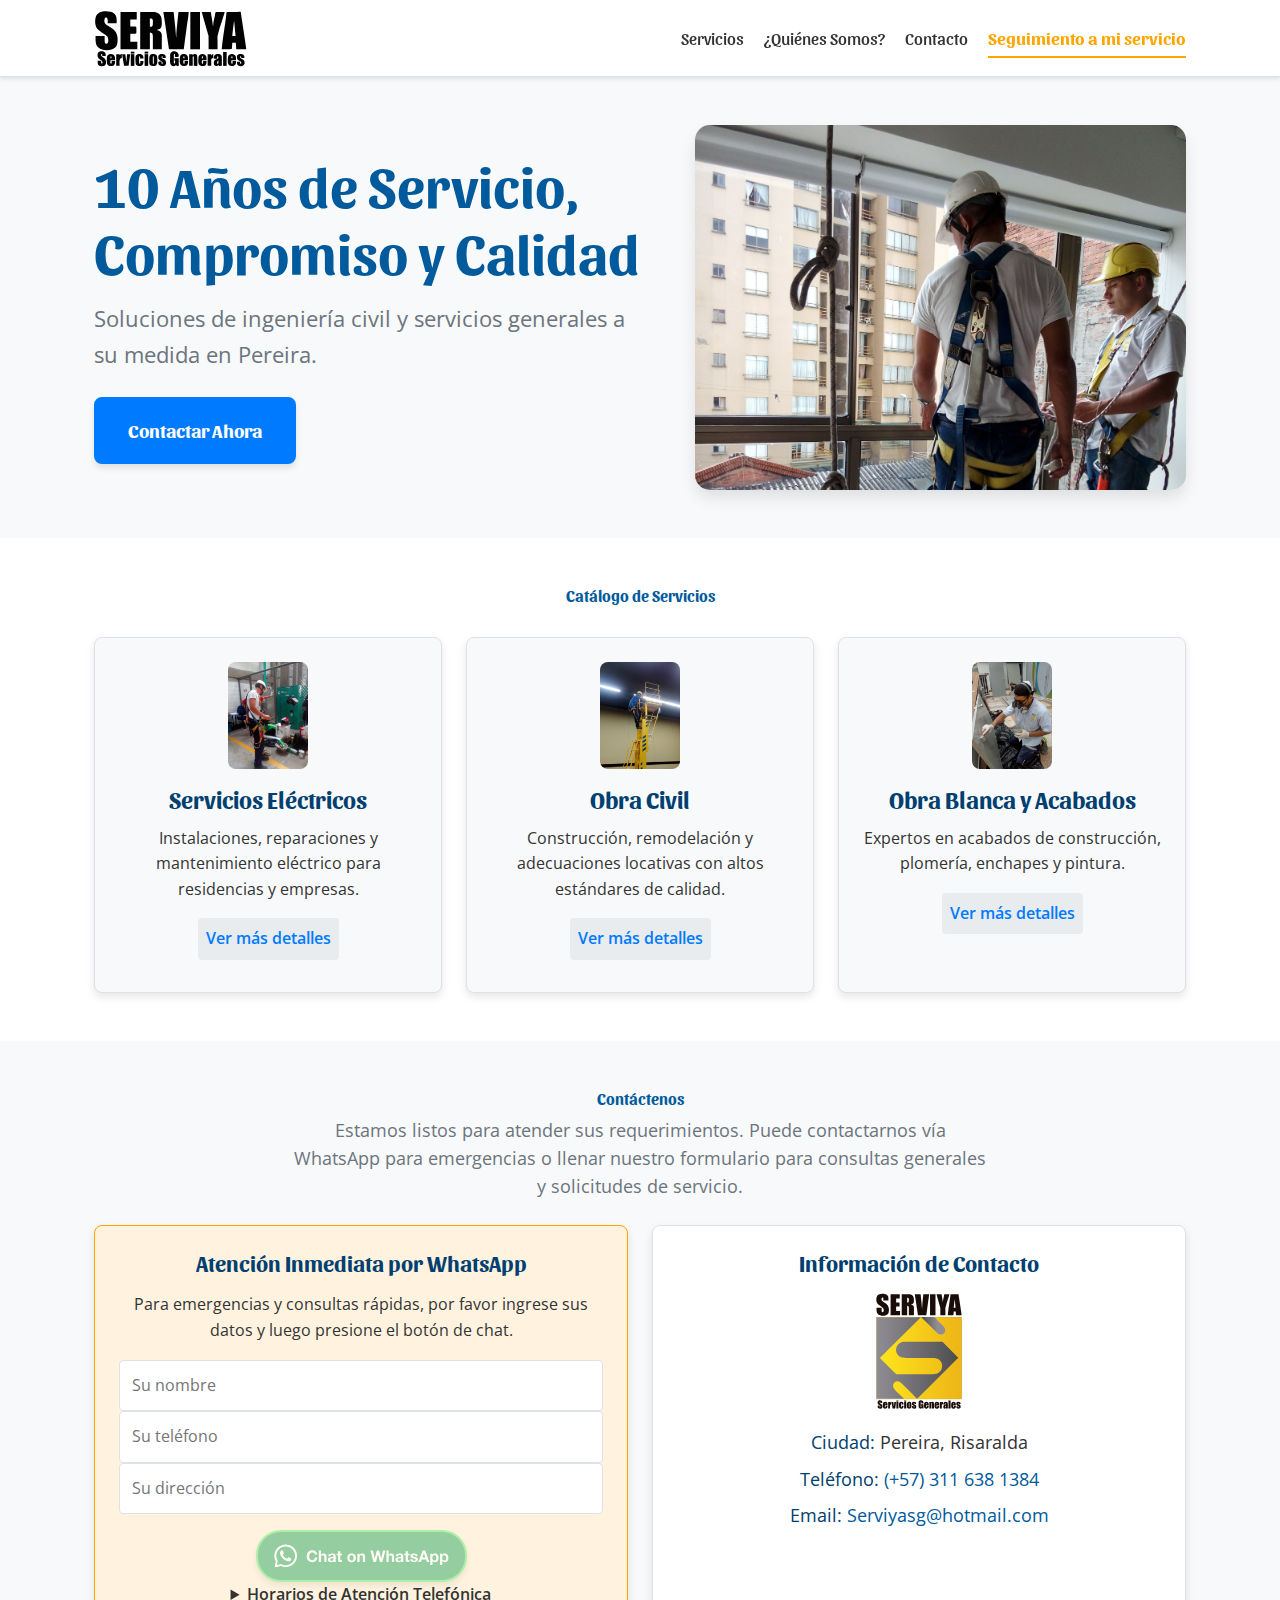
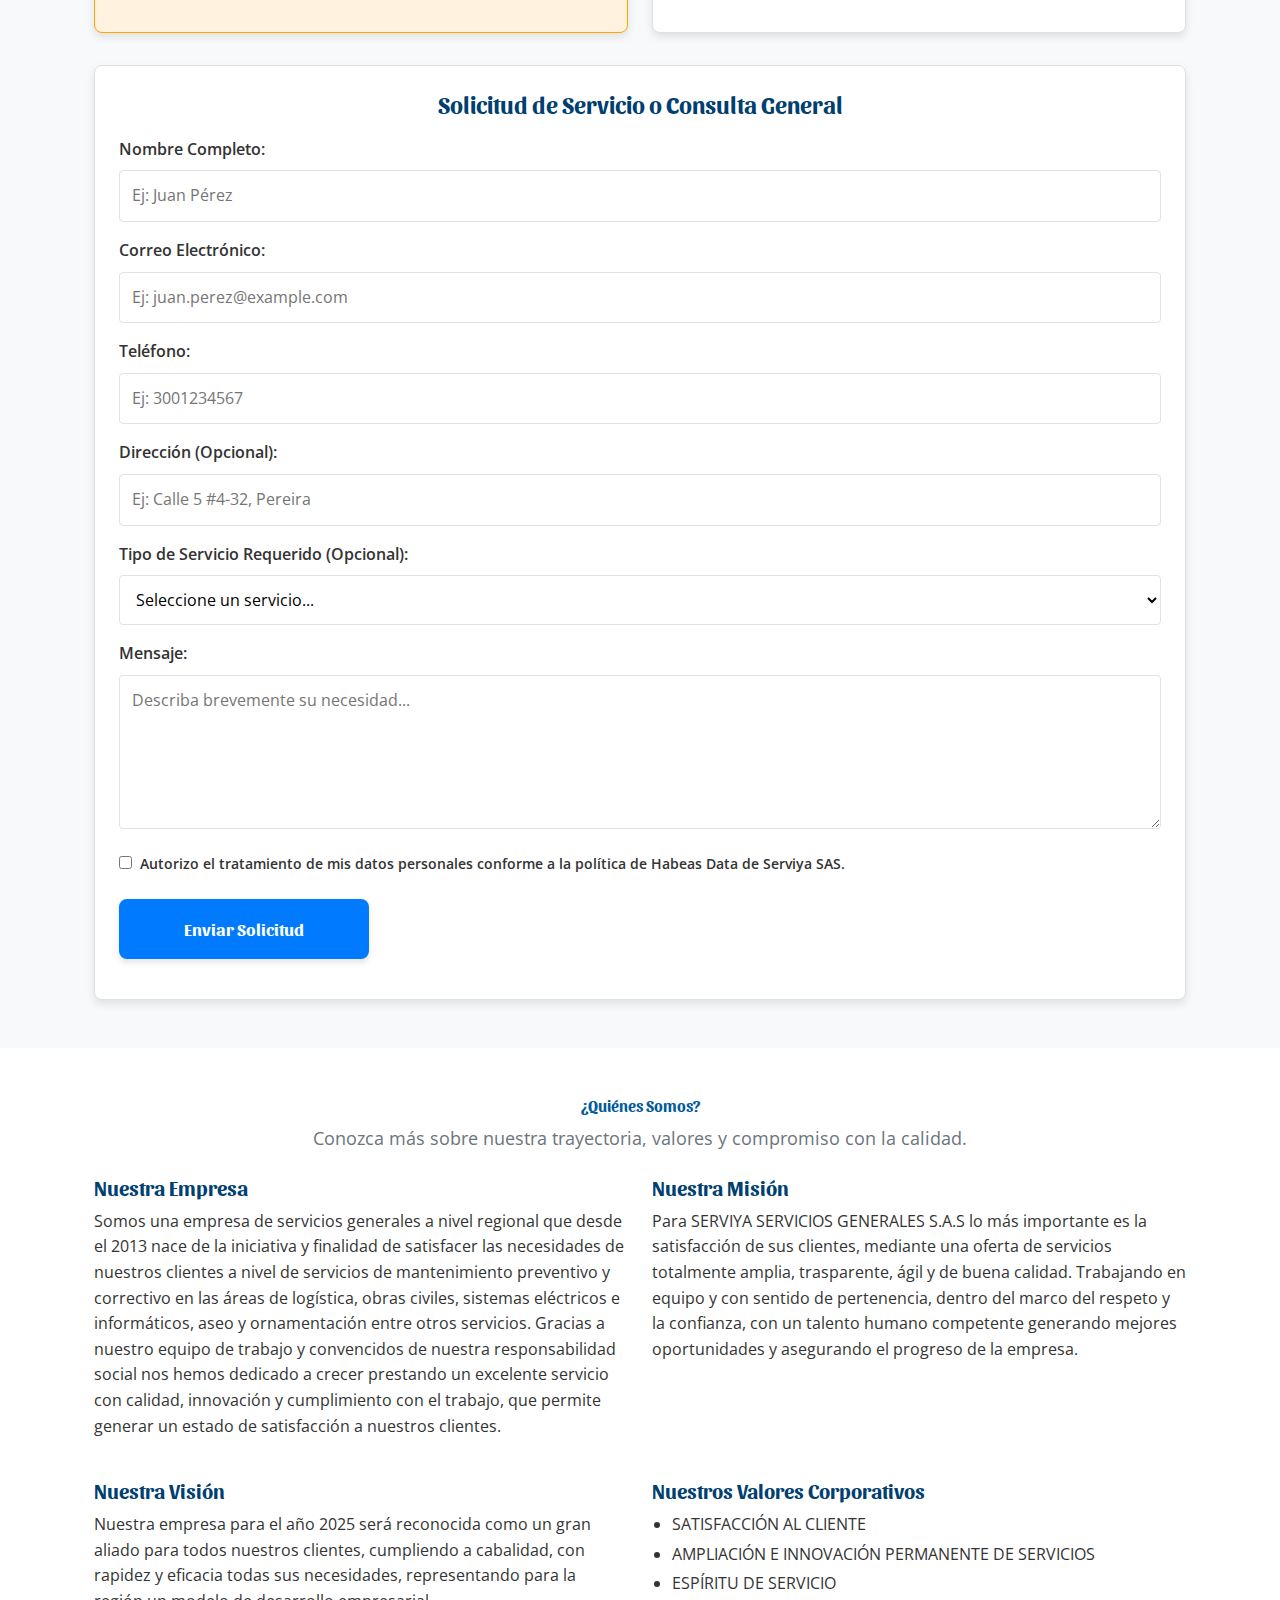
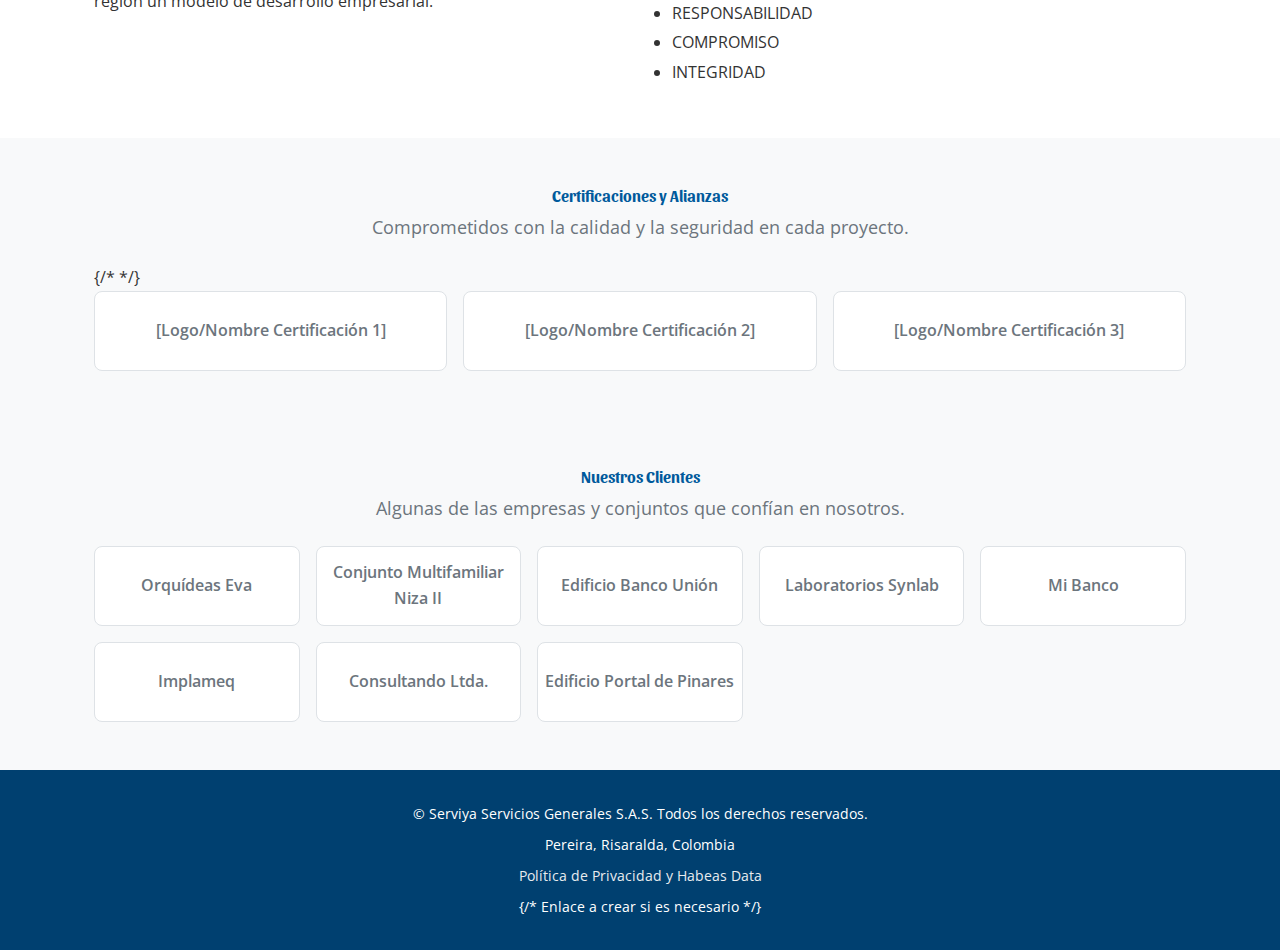
<file: src/index.html>
<!DOCTYPE html>
<html lang="es">

<head>
    <title>Serviya Servicios Generales SAS - Soluciones Integrales</title>
    <meta charset="utf-8" />
    <meta name="viewport" content="width=device-width, initial-scale=1">
    <meta name="robots" content="index, follow">
    <meta name="theme-color" content="#005A9C">
    <meta name="author" content="Serviya Servicios Generales">
    <meta name="description"
        content="Serviya Servicios Generales SAS: 10 años ofreciendo servicios profesionales de ingeniería civil, electricidad, plomería, adecuaciones locativas, mantenimiento e iluminación en Pereira. Soluciones a su medida.">
    <link rel="icon" type="image/x-icon" href="imgs/logovc/favicon/favicon.ico">
    <link rel="preconnect" href="https://fonts.googleapis.com">
    <link rel="preconnect" href="https://fonts.gstatic.com" crossorigin>
    <link
        href="https://fonts.googleapis.com/css2?family=Sansita:ital,wght@0,400;0,700;0,800;0,900;1,400;1,700;1,800;1,900&family=Open+Sans:wght@400;600;700&display=swap"
        rel="stylesheet">
    <link rel="stylesheet" href="style/style.css">
</head>

<body>
    <header class="header">
        <div class="header-flex container">
            <a href="index.html" aria-label="Página de inicio de Serviya">
                <img src="imgs/logovc/serviya logo simplifiedv2.svg" class="logo"
                    alt="Logo Serviya Servicios Generales SAS">
            </a>
            <nav class="main-nav">
                <ul>
                    <li><a id="nav1" href="#servicios">Servicios</a></li>
                    <li><a id="nav2" href="#somos">¿Quiénes Somos?</a></li>
                    <li><a id="nav3" href="#contacto">Contacto</a></li>
                    <li><a href="#" id="navSeguimientoServicio">Seguimiento a mi servicio</a></li>
                </ul>
                </ul>
            </nav>
            <button class="nav-toggle" aria-label="Abrir menú de navegación">
                <span class="hamburger"></span>
            </button>
        </div>
    </header>

    <main>
        <section class="hero" id="inicio">
            <div class="hero-content container">
                <div class="hero-text">
                    <h1>10 Años de Servicio, Compromiso y Calidad</h1>
                    <p class="subtitle">Soluciones de ingeniería civil y servicios generales a su medida en Pereira.</p>
                    <a href="#contacto" class="cta-button hero-cta">Contactar Ahora</a>
                </div>
                <div class="hero-image-container">
                    <picture>
                        <img src="imgs/serviya/livianawide.jpg" class="hero-image"
                            alt="Equipo de Serviya trabajando en un proyecto de obra civil">
                    </picture>
                </div>
            </div>
        </section>

        <section id="clientInterfaceSection" class="client-interface-section" style="display: none;">
            <div class="container">
                <h2>Seguimiento de su Servicio</h2>
                <p id="welcomeClientMessage">Bienvenido/a. Aquí podrá visualizar la información de sus servicios.</p>
                {/* Contenido dinámico del cliente irá aquí */}
                <div id="clientServiceInfo">
                    {/* Ejemplo: <p>Estado de su solicitud #12345: En Progreso</p> */}
                </div>
                <button id="logoutButton" class="cta-button">Cerrar Sesión</button>
            </div>
        </section>

        <section class="services-catalog" id="servicios">
            <div class="container">
                <h2>Catálogo de Servicios</h2>
                <div class="services-grid">
                    <article class="service-item">
                        <img class="service-icon" src="imgs/serviya/electricos.jpg"
                            alt="Icono representativo de servicios eléctricos">
                        <h3>Servicios Eléctricos</h3>
                        <p>Instalaciones, reparaciones y mantenimiento eléctrico para residencias y empresas.</p>
                        <details>
                            <summary>Ver más detalles</summary>
                            <ul>
                                <li>Diseño e instalación de redes eléctricas.</li>
                                <li>Mantenimiento preventivo y correctivo.</li>
                                <li>Iluminación interior y exterior.</li>
                                <li>Certificaciones eléctricas.</li>
                            </ul>
                            <a href="#contacto-rapido" class="cta-button service-cta">Solicitar Servicio Eléctrico</a>
                        </details>
                    </article>
                    <article class="service-item">
                        <img class="service-icon" src="imgs/serviya/civil.jpg"
                            alt="Icono representativo de servicios de obra civil">
                        <h3>Obra Civil</h3>
                        <p>Construcción, remodelación y adecuaciones locativas con altos estándares de calidad.</p>
                        <details>
                            <summary>Ver más detalles</summary>
                            <ul>
                                <li>Construcciones menores y ampliaciones.</li>
                                <li>Remodelaciones integrales.</li>
                                <li>Adecuación de oficinas y locales comerciales.</li>
                                <li>Mantenimiento de infraestructura.</li>
                            </ul>
                            <a href="#contacto-rapido" class="cta-button service-cta">Solicitar Obra Civil</a>
                        </details>
                    </article>
                    <article class="service-item">
                        <img class="service-icon" src="imgs/serviya/obra_blanca.jpg"
                            alt="Icono representativo de servicios de obra blanca y acabados">
                        <h3>Obra Blanca y Acabados</h3>
                        <p>Expertos en acabados de construcción, plomería, enchapes y pintura.</p>
                        <details>
                            <summary>Ver más detalles</summary>
                            <ul>
                                <li>Instalaciones hidrosanitarias y plomería.</li>
                                <li>Enchapes, estuco y pintura.</li>
                                <li>Instalación de drywall y cielos rasos.</li>
                                <li>Mantenimiento general de acabados.</li>
                            </ul>
                            <a href="#contacto-rapido" class="cta-button service-cta">Solicitar Obra Blanca</a>
                        </details>
                    </article>
                </div>
            </div>
        </section>

        <section class="contact-section" id="contacto">
            <div class="container">
                <h2>Contáctenos</h2>
                <p class="section-subtitle">Estamos listos para atender sus requerimientos. Puede contactarnos vía
                    WhatsApp para emergencias o llenar nuestro formulario para consultas generales y solicitudes de
                    servicio.</p>
                <div class="contact-grid">
                    <article class="contact-card whatsapp-card" id="whatsappContactCard">
                        <h3>Atención Inmediata por WhatsApp</h3>
                        <p>Para emergencias y consultas rápidas, por favor ingrese sus datos y luego presione el botón
                            de chat.</p>
                        <div class="whatsapp-form">
                            <div class="form-group">
                                <input type="text" id="whatsappNombre" name="whatsappNombre" placeholder="Su nombre"
                                    required>
                            </div>
                            <div class="form-group">
                                <input type="tel" id="whatsappTelefono" name="whatsappTelefono"
                                    placeholder="Su teléfono" required>
                            </div>
                            <div class="form-group">
                                <input type="text" id="whatsappDireccion" name="whatsappDireccion"
                                    placeholder="Su dirección">
                            </div>
                            <div id="whatsapp-status" class="form-status"></div>
                        </div>
                        <a id="whatsappButton" aria-label="Chat en WhatsApp con Serviya"
                            href="https://wa.me/573116381384" target="_blank" class="cta-button whatsapp-cta disabled">
                            <img src="imgs/frontend/ChatOnWhatsAppButton/WhatsAppButtonGreenLarge.svg"
                                alt="Botón de chat en WhatsApp" class="whatsapp-logo-button" width="24" height="24">
                        </a>
                        <details class="office-hours">
                            <summary>Horarios de Atención Telefónica</summary>
                            <p>Lunes a Viernes: 8 AM - 12 PM y 2 PM - 6 PM</p>
                            <p>Sábados: 8 AM - 12 PM</p>
                        </details>
                    </article>

                    <article class="contact-card info-card">
                        <h3>Información de Contacto</h3>
                        <img src="imgs/logovc/serviya logo.svg" alt="Logo completo de Serviya Servicios Generales SAS"
                            class="contact-logo-full">
                        <ul class="contact-details-list">
                            <li><strong>Ciudad:</strong> Pereira, Risaralda</li>
                            <li><strong>Teléfono:</strong> <a href="tel:+573116381384">(+57) 311 638 1384</a></li>
                            <li><strong>Email:</strong> <a href="mailto:Serviyasg@hotmail.com">Serviyasg@hotmail.com</a>
                            </li>
                        </ul>
                    </article>
                </div>

                <div class="form-container" id="contacto-completo">
                    <h3>Solicitud de Servicio o Consulta General</h3>
                    <form id="contactForm">
                        <div class="form-group">
                            <label for="nombre">Nombre Completo:</label>
                            <input type="text" name="nombre" id="nombre" placeholder="Ej: Juan Pérez" required>
                        </div>
                        <div class="form-group">
                            <label for="email">Correo Electrónico:</label>
                            <input type="email" name="email" id="email" placeholder="Ej: juan.perez@example.com"
                                required>
                        </div>
                        <div class="form-group">
                            <label for="telefono">Teléfono:</label>
                            <input type="tel" name="telefono" id="telefono" placeholder="Ej: 3001234567" required>
                        </div>
                        <div class="form-group">
                            <label for="direccion">Dirección (Opcional):</label>
                            <input type="text" name="direccion" id="direccion" placeholder="Ej: Calle 5 #4-32, Pereira">
                        </div>
                        <div class="form-group">
                            <label for="servicio">Tipo de Servicio Requerido (Opcional):</label>
                            <select name="servicio" id="servicio">
                                <option value="">Seleccione un servicio...</option>
                                <option value="electricos">Servicios Eléctricos</option>
                                <option value="obra_civil">Obra Civil</option>
                                <option value="obra_blanca">Obra Blanca y Acabados</option>
                                <option value="mantenimiento">Mantenimiento General</option>
                                <option value="emergencia">Emergencia</option>
                                <option value="otro">Otro</option>
                            </select>
                        </div>
                        <div class="form-group">
                            <label for="mensaje">Mensaje:</label>
                            <textarea name="mensaje" id="mensaje" rows="5"
                                placeholder="Describa brevemente su necesidad..." required></textarea>
                        </div>
                        <div class="form-group habeas-data-group">
                            <input type="checkbox" name="habeasdata" id="habeasdata" required>
                            <label for="habeasdata" class="habeas-label">Autorizo el tratamiento de mis datos personales
                                conforme a la política de Habeas Data de Serviya SAS.</label>
                        </div>
                        <div class="form-group">
                            <button type="submit" class="cta-button form-submit-button">Enviar Solicitud</button>
                        </div>
                        <div id="form-status" class="form-status"></div>
                    </form>
                </div>
            </div>
        </section>

        <section class="about-us" id="somos">
            <div class="container">
                <h2>¿Quiénes Somos?</h2>
                <p class="section-subtitle">Conozca más sobre nuestra trayectoria, valores y compromiso con la calidad.
                </p>
                <div class="about-us-grid">
                    <article>
                        <h3>Nuestra Empresa</h3>
                        <p>Somos una empresa de servicios generales a nivel regional que desde el 2013 nace de la
                            iniciativa y finalidad de satisfacer las necesidades de nuestros clientes a nivel de
                            servicios de mantenimiento preventivo y correctivo en las áreas de logística, obras civiles,
                            sistemas eléctricos e informáticos, aseo y ornamentación entre otros servicios. Gracias a
                            nuestro equipo de trabajo y convencidos de nuestra responsabilidad social nos hemos dedicado
                            a crecer prestando un excelente servicio con calidad, innovación y cumplimiento con el
                            trabajo, que permite generar un estado de satisfacción a nuestros clientes.</p>
                    </article>
                    <article>
                        <h3>Nuestra Misión</h3>
                        <p>Para <strong>SERVIYA SERVICIOS GENERALES S.A.S</strong> lo más importante es la satisfacción
                            de sus clientes, mediante una oferta de servicios totalmente amplia, trasparente, ágil y de
                            buena calidad. Trabajando en equipo y con sentido de pertenencia, dentro del marco del
                            respeto y la confianza, con un talento humano competente generando mejores oportunidades y
                            asegurando el progreso de la empresa.</p>
                    </article>
                    <article>
                        <h3>Nuestra Visión</h3>
                        <p>Nuestra empresa para el año 2025 será reconocida como un gran aliado para todos nuestros
                            clientes, cumpliendo a cabalidad, con rapidez y eficacia todas sus necesidades,
                            representando para la región un modelo de desarrollo empresarial.</p>
                    </article>
                    <article>
                        <h3>Nuestros Valores Corporativos</h3>
                        <ul>
                            <li>SATISFACCIÓN AL CLIENTE</li>
                            <li>AMPLIACIÓN E INNOVACIÓN PERMANENTE DE SERVICIOS</li>
                            <li>ESPÍRITU DE SERVICIO</li>
                            <li>RESPONSABILIDAD</li>
                            <li>COMPROMISO</li>
                            <li>INTEGRIDAD</li>
                        </ul>
                    </article>
                </div>
            </div>
        </section>

        <section class="certifications" id="certificaciones">
            <div class="container">
                <h2>Certificaciones y Alianzas</h2>
                <p class="section-subtitle">Comprometidos con la calidad y la seguridad en cada proyecto.</p>
                {/* */}
                <div class="certifications-grid">
                    <div class="certification-item"><span>[Logo/Nombre Certificación 1]</span></div>
                    <div class="certification-item"><span>[Logo/Nombre Certificación 2]</span></div>
                    <div class="certification-item"><span>[Logo/Nombre Certificación 3]</span></div>
                </div>
            </div>
        </section>

        <section class="clients" id="clientes">
            <div class="container">
                <h2>Nuestros Clientes</h2>
                <p class="section-subtitle">Algunas de las empresas y conjuntos que confían en nosotros.</p>
                <div class="clients-grid">
                    <div class="client-item"><span>Orquídeas Eva</span></div>
                    <div class="client-item"><span>Conjunto Multifamiliar Niza II</span></div>
                    <div class="client-item"><span>Edificio Banco Unión</span></div>
                    <div class="client-item"><span>Laboratorios Synlab</span></div>
                    <div class="client-item"><span>Mi Banco</span></div>
                    <div class="client-item"><span>Implameq</span></div>
                    <div class="client-item"><span>Consultando Ltda.</span></div>
                    <div class="client-item"><span>Edificio Portal de Pinares</span></div>
                </div>
            </div>
        </Section>
    </main>

    <footer class="footer">
        <div class="container">
            <p>&copy; <span id="currentYear"></span> Serviya Servicios Generales S.A.S. Todos los derechos reservados.
            </p>
            <p>Pereira, Risaralda, Colombia</p>
            <p><a href="#privacidad">Política de Privacidad y Habeas Data</a></p> {/* Enlace a crear si es necesario */}
        </div>
    </footer>

    <div id="loginModal" class="modal" style="display: none;">
        <div class="modal-content">
            <span class="close-button" id="closeLoginModal">&times;</span>
            <h3>Iniciar Sesión - Seguimiento</h3>
            <form id="loginForm">
                <div class="form-group">
                    <label for="username">Usuario (Email o Cédula):</label>
                    <input type="text" id="username" name="username" required>
                </div>
                <div class="form-group">
                    <label for="password">Contraseña:</label>
                    <input type="password" id="password" name="password" required>
                </div>
                <button type="submit" class="cta-button">Ingresar</button>
                <p id="loginError" class="error-message" style="display: none;"></p>
            </form>
        </div>
    </div>
   <script src="script.js"></script>

</body>

</html>
</file>
<file: src/style/style.css>
/* === Reset 2024 === */
* {
    margin: 0;
    padding: 0;
    min-width: 0;
    font: inherit;
    box-sizing: border-box;
}

img,
video,
svg {
    display: block;
    height: auto;
    max-width: 100%;
}

body {
    min-height: 100dvh;
    line-height: 1.6;
    font-family: 'Open Sans', sans-serif; /* Fuente base para legibilidad */
    color: var(--color-text-dark);
    background-color: var(--color-background-white);
}

h1, h2, h3, h4, h5, h6 {
    text-wrap: balance;
    font-family: 'Sansita', sans-serif; /* Fuente para encabezados */
    font-weight: 700;
    line-height: 1.2;
    margin-bottom: 0.75em;
}

p {
    text-wrap: pretty;
    margin-bottom: 1em;
}

ul {
    list-style: none;
}

a {
    text-decoration: none;
    color: var(--color-primary-blue);
}

a:hover {
    text-decoration: underline;
    color: var(--color-primary-blue-dark);
}

/* === Variables de Color === */
:root {
    --color-primary-blue: #005A9C; /* Azul principal profesional */
    --color-primary-blue-dark: #004070;
    --color-accent-orange: #FFA500; /* Naranja para acentos de emergencia/CTAs especiales */
    --color-accent-green: #28a745; /* Verde para éxito o acciones positivas */
    --color-accent-emergency-bg: #FFF3E0; /* Fondo claro naranja para tarjeta WhatsApp */
    --color-accent-green: #28a745;
    --color-whatsapp-disabled-bg: #90EE90; /* Verde más claro/opaco */
    --color-whatsapp-disabled-text: #548B54;

    --color-cta-primary: #007BFF; /* Azul más brillante para CTAs generales */
    --color-cta-primary-hover: #0056b3;

    --color-text-dark: #333333;
    --color-text-light: #FFFFFF;
    --color-text-muted: #6c757d;
    --color-error: #dc3545;

    --color-background-white: #FFFFFF;
    --color-background-light-gray: #F8F9FA; /* Gris muy claro para fondos de sección alternos */
    --color-background-medium-gray: #E9ECEF;
    --color-modal-backdrop: rgba(0, 0, 0, 0.6);

    --color-border: #DEE2E6;
    --color-shadow: rgba(0, 0, 0, 0.1);

    --font-primary: 'Sansita', sans-serif;
    --font-secondary: 'Open Sans', sans-serif;

    --spacing-unit: 8px;
    --container-width: 1140px;
    --container-padding: calc(var(--spacing-unit) * 2); /* 16px */

}

#navSeguimientoServicio {
    color: var(--color-accent-orange);
    font-weight: bold;
    position: relative;
    transition: all 0.3s ease;
}

#navSeguimientoServicio:hover {
    color: #FF8C00;
    transform: none;
    box-shadow: none;
    text-decoration: none;
}

#navSeguimientoServicio::after {
    content: '';
    position: absolute;
    width: 100%;
    height: 2px;
    bottom: -2px;
    left: 0;
    background-color: var(--color-accent-orange);
    transition: width 0.3s ease;
}

#navSeguimientoServicio:hover::after {
    width: 100%;
    background-color: #FF8C00;
}

/* === Utilidades === */
.container {
    width: 100%;
    max-width: var(--container-width);
    margin-left: auto;
    margin-right: auto;
    padding-left: var(--container-padding);
    padding-right: var(--container-padding);
}

.section-subtitle {
    font-size: 1.1em;
    color: var(--color-text-muted);
    margin-bottom: calc(var(--spacing-unit) * 3);
    text-align: center;
    max-width: 700px;
    margin-left: auto;
    margin-right: auto;
}

/* === Botones CTA === */
.cta-button {
    display: inline-block;
    padding: calc(var(--spacing-unit) * 1.5) calc(var(--spacing-unit) * 3); /* 12px 24px */
    font-family: var(--font-primary);
    font-weight: 700;
    font-size: 1em;
    text-align: center;
    text-decoration: none;
    color: var(--color-text-light);
    background-color: var(--color-cta-primary);
    border: 2px solid var(--color-cta-primary);
    border-radius: 8px;
    cursor: pointer;
    transition: all 0.3s ease;
    box-shadow: 0 4px 6px var(--color-shadow);
}

.cta-button:hover, .cta-button:focus {
    background-color: var(--color-cta-primary-hover);
    border-color: var(--color-cta-primary-hover);
    color: var(--color-text-light);
    text-decoration: none;
    transform: translateY(-2px);
    box-shadow: 0 6px 10px rgba(0, 0, 0, 0.15);
}

.cta-button.hero-cta {
    font-size: 1.2em;
    padding: calc(var(--spacing-unit) * 2) calc(var(--spacing-unit) * 4); /* 16px 32px */
}

.cta-button.whatsapp-cta {
    background-color: var(--color-accent-green);
    border-color: var(--color-accent-green);
    display: flex;
    align-items: center;
    justify-content: center;
    gap: var(--spacing-unit);
    width: fit-content;
    margin: 0 auto;
    padding: 0; /* Reduce el padding */
    border-radius: 25px; /* Agregamos el radio para hacer el botón más redondeado */
    overflow: hidden; /* Asegura que la imagen respete el radio del botón */
}
.cta-button.whatsapp-cta:hover {
    background-color: #218838;
    border-color: #218838;
}
.whatsapp-logo-button {
    width: 100%;
    height: auto;
    display: block;
    flex-shrink: 0;
}


/* === Header === */
.header {
    background-color: var(--color-background-white);
    padding-top: var(--spacing-unit);
    padding-bottom: var(--spacing-unit);
    border-bottom: 1px solid var(--color-border);
    position: sticky;
    top: 0;
    z-index: 1000;
    box-shadow: 0 2px 4px var(--color-shadow);
}

.header-flex {
    display: flex;
    align-items: center;
    justify-content: space-between;
}

.logo {
    height: 60px; /* Ajustado para mejor proporción */
}

.main-nav ul {
    display: flex;
    gap: calc(var(--spacing-unit) * 2.5); /* 20px */
}

.main-nav li a {
    font-family: var(--font-primary);
    font-style: normal; /* Quitado italic por defecto, Sansita ya tiene su estilo */
    font-weight: 400;
    font-size: 1.1em;
    color: var(--color-text-dark);
    padding: var(--spacing-unit) 0;
    position: relative;
}
.main-nav li a::after { /* Efecto hover sutil */
    content: '';
    position: absolute;
    width: 0;
    height: 2px;
    bottom: -2px;
    left: 0;
    background-color: var(--color-primary-blue);
    transition: width 0.3s ease;
}
.main-nav li a:hover::after, .main-nav li a:focus::after {
    width: 100%;
}
.main-nav li a:hover {
    text-decoration: none; /* Quitar subrayado por defecto en hover de enlaces de nav */
    color: var(--color-primary-blue);
}


/* Menú hamburguesa para móviles */
.nav-toggle {
    display: none; /* Oculto en escritorio */
    background: none;
    border: none;
    cursor: pointer;
    padding: var(--spacing-unit);
}
.hamburger {
    display: block;
    width: 25px;
    height: 3px;
    background-color: var(--color-text-dark);
    position: relative;
    transition: background-color 0.3s ease;
}
.hamburger::before,
.hamburger::after {
    content: '';
    position: absolute;
    width: 100%;
    height: 3px;
    background-color: var(--color-text-dark);
    left: 0;
    transition: transform 0.3s ease, top 0.3s ease;
}
.hamburger::before {
    top: -8px;
}
.hamburger::after {
    top: 8px;
}
/* Estilos para menú activo (con JS) */
.main-nav.active {
    display: flex;
    flex-direction: column;
    position: absolute;
    top: 100%; /* Justo debajo del header */
    left: 0;
    width: 100%;
    background-color: var(--color-background-white);
    padding: var(--spacing-unit);
    box-shadow: 0 4px 6px var(--color-shadow);
}
.main-nav.active ul {
    flex-direction: column;
    align-items: center;
}
.main-nav.active li {
    margin: var(--spacing-unit) 0;
}
.nav-toggle.active .hamburger {
    background-color: transparent; /* Oculta la línea del medio */
}
.nav-toggle.active .hamburger::before {
    top: 0;
    transform: rotate(45deg);
}
.nav-toggle.active .hamburger::after {
    top: 0;
    transform: rotate(-45deg);
}


/* === Hero Section === */
.hero {
    background-color: var(--color-background-light-gray); /* Color de fondo suave */
    padding: calc(var(--spacing-unit) * 6) 0; /* 48px */
    text-align: center;
}
.hero-content {
    display: flex;
    flex-direction: column;
    align-items: center;
    gap: calc(var(--spacing-unit) * 4);
}
.hero-text h1 {
    font-size: 2.5em; /* Ajustar según necesidad */
    color: var(--color-primary-blue);
    margin-bottom: calc(var(--spacing-unit) * 2);
}
.hero-text .subtitle {
    font-size: 1.3em;
    color: var(--color-text-muted);
    margin-bottom: calc(var(--spacing-unit) * 3);
    max-width: 600px;
    margin-left: auto;
    margin-right: auto;
}
.hero-image-container {
    max-width: 500px; /* Limita el tamaño de la imagen */
    width: 100%;
}
.hero-image {
    border-radius: 15px;
    box-shadow: 0 8px 15px var(--color-shadow);
    aspect-ratio: 136/101; /* Mantenido de tu código original */
    object-fit: cover; /* Asegura que la imagen cubra el contenedor */
}


/* === Services Catalog === */
.services-catalog {
    padding: calc(var(--spacing-unit) * 6) 0;
    background-color: var(--color-background-white);
}
.services-catalog h2 {
    text-align: center;
    margin-bottom: calc(var(--spacing-unit) * 4);
    color: var(--color-primary-blue);
}
.services-grid {
    display: grid;
    grid-template-columns: 1fr; /* Mobile first: 1 columna */
    gap: calc(var(--spacing-unit) * 3); /* 24px */
}
.service-item {
    background-color: var(--color-background-light-gray);
    padding: calc(var(--spacing-unit) * 3);
    border-radius: 8px;
    border: 1px solid var(--color-border);
    text-align: center;
    box-shadow: 0 4px 8px var(--color-shadow);
    transition: transform 0.3s ease, box-shadow 0.3s ease;
}
.service-item:hover {
    transform: translateY(-5px);
    box-shadow: 0 8px 16px rgba(0,0,0,0.15);
}
.service-icon {
    max-width: 80px; /* Ajustar según tamaño de íconos */
    margin: 0 auto calc(var(--spacing-unit) * 2);
    border-radius: 8px; /* Si las imágenes son cuadradas/rectangulares y quieres redondear */
}
.service-item h3 {
    font-size: 1.5em;
    margin-bottom: calc(var(--spacing-unit) * 1.5);
    color: var(--color-primary-blue-dark);
}
.service-item details {
    margin-top: var(--spacing-unit) * 2;
}
.service-item details summary {
    cursor: pointer;
    font-weight: 600;
    color: var(--color-cta-primary);
    padding: var(--spacing-unit);
    border-radius: 4px;
    background-color: var(--color-background-medium-gray);
    display: inline-block;
    margin-bottom: var(--spacing-unit);
}
.service-item details summary:hover {
    background-color: #d3d9df;
}
.service-item details ul {
    list-style: disc;
    padding-left: calc(var(--spacing-unit) * 2.5); /* 20px */
    text-align: left;
    margin-bottom: calc(var(--spacing-unit) * 2);
}
.service-item details li {
    margin-bottom: var(--spacing-unit);
}
.service-cta {
    margin-top: var(--spacing-unit);
}

/* === Contact Section === */
.contact-section {
    padding: calc(var(--spacing-unit) * 6) 0;
    background-color: var(--color-background-light-gray);
}
.contact-section h2 {
    text-align: center;
    margin-bottom: var(--spacing-unit);
    color: var(--color-primary-blue);
}
.contact-grid {
    display: grid;
    grid-template-columns: 1fr; /* Mobile first: 1 columna */
    gap: calc(var(--spacing-unit) * 3);
    margin-bottom: calc(var(--spacing-unit) * 4);
}
.contact-card {
    background-color: var(--color-background-white);
    padding: calc(var(--spacing-unit) * 3);
    border-radius: 8px;
    border: 1px solid var(--color-border);
    text-align: center;
    box-shadow: 0 4px 8px var(--color-shadow);
}
.contact-card h3 {
    font-size: 1.4em;
    margin-bottom: calc(var(--spacing-unit) * 2);
    color: var(--color-primary-blue-dark);
}
.whatsapp-card .whatsapp-cta {
    margin-bottom: var(--spacing-unit) * 2;
}
.office-hours summary {
    cursor: pointer;
    font-weight: 600;
    margin-top: var(--spacing-unit) * 2;
}
.contact-logo-full {
    max-height: 120px; /* Ajustado */
    margin: 0 auto calc(var(--spacing-unit) * 2);
}
.contact-details-list li {
    margin-bottom: var(--spacing-unit);
    font-size: 1.1em;
}
.contact-details-list strong {
    color: var(--color-primary-blue-dark);
}

/* Formulario */
.form-container {
    background-color: var(--color-background-white);
    padding: calc(var(--spacing-unit) * 3);
    border-radius: 8px;
    border: 1px solid var(--color-border);
    box-shadow: 0 4px 8px var(--color-shadow);
}
.form-container h3 {
    text-align: center;
    font-size: 1.5em;
    color: var(--color-primary-blue-dark);
}
.form-group {
    margin-bottom: calc(var(--spacing-unit) * 2);
}
.form-group label {
    display: block;
    font-weight: 600;
    margin-bottom: var(--spacing-unit);
    color: var(--color-text-dark);
}
.form-group input[type="text"],
.form-group input[type="email"],
.form-group input[type="tel"],
.form-group select,
.form-group textarea {
    width: 100%;
    padding: calc(var(--spacing-unit) * 1.5); /* 12px */
    border: 1px solid var(--color-border);
    border-radius: 4px;
    font-family: var(--font-secondary);
    font-size: 1em;
    background-color: var(--color-background-white);
}
.form-group input[type="text"]:focus,
.form-group input[type="email"]:focus,
.form-group input[type="tel"]:focus,
.form-group select:focus,
.form-group textarea:focus {
    outline: none;
    border-color: var(--color-primary-blue);
    box-shadow: 0 0 0 2px rgba(0, 90, 156, 0.25);
}
.form-group textarea {
    resize: vertical;
    min-height: 100px;
}
.habeas-data-group {
    display: flex;
    align-items: flex-start; /* Alinea el checkbox con el inicio del label */
    gap: var(--spacing-unit);
}
.habeas-data-group input[type="checkbox"] {
    margin-top: calc(var(--spacing-unit) * 0.5); /* Ajuste vertical fino */
    width: auto; /* Evita que ocupe todo el ancho */
}
.habeas-label {
    font-weight: normal;
    font-size: 0.9em;
    color: var(--color-text-muted);
}
.form-submit-button {
    width: 100%;
    padding: calc(var(--spacing-unit) * 1.75); /* 14px */
    font-size: 1.1em;
}
#form-status {
    margin-top: var(--spacing-unit) * 2;
    text-align: center;
    font-weight: 600;
}
#form-status.success {
    color: var(--color-accent-green);
}
#form-status.error {
    color: var(--color-accent-orange); /* O un rojo si prefieres para errores */
}

.form-status {
    display: none;
    padding: 15px;
    margin: 15px 0;
    border-radius: 5px;
    font-size: 1rem;
    line-height: 1.5;
    text-align: center;
}

.form-status.success {
    background-color: #e8f5e9;
    border: 1px solid #c8e6c9;
    color: #2e7d32;
}

.form-status.error {
    background-color: #ffebee;
    border: 1px solid #ffcdd2;
    color: #c62828;
}

/* Animación para los mensajes */
@keyframes fadeIn {
    from { opacity: 0; transform: translateY(-10px); }
    to { opacity: 1; transform: translateY(0); }
}

.form-status {
    animation: fadeIn 0.3s ease-out;
}

/* === About Us Section === */
.about-us {
    padding: calc(var(--spacing-unit) * 6) 0;
    background-color: var(--color-background-white);
}
.about-us h2 {
    text-align: center;
    margin-bottom: var(--spacing-unit);
    color: var(--color-primary-blue);
}
.about-us-grid {
    display: grid;
    grid-template-columns: 1fr; /* Mobile first */
    gap: calc(var(--spacing-unit) * 3);
}
.about-us article h3 {
    font-size: 1.3em;
    color: var(--color-primary-blue-dark);
    margin-bottom: var(--spacing-unit);
}
.about-us article ul {
    list-style: disc;
    padding-left: calc(var(--spacing-unit) * 2.5);
}
.about-us article ul li {
    margin-bottom: calc(var(--spacing-unit) * 0.5);
}

/* === Certifications & Clients === */
.certifications, .clients {
    padding: calc(var(--spacing-unit) * 6) 0;
    background-color: var(--color-background-light-gray);
}
.certifications h2, .clients h2 {
    text-align: center;
    margin-bottom: var(--spacing-unit);
    color: var(--color-primary-blue);
}
.certifications-grid, .clients-grid {
    display: grid;
    grid-template-columns: repeat(auto-fit, minmax(150px, 1fr)); /* Responsive grid */
    gap: calc(var(--spacing-unit) * 2);
    text-align: center;
}
.certification-item, .client-item {
    background-color: var(--color-background-white);
    padding: var(--spacing-unit) * 2;
    border-radius: 8px;
    border: 1px solid var(--color-border);
    display: flex;
    align-items: center;
    justify-content: center;
    min-height: 80px; /* Para darles algo de altura */
    font-weight: 600;
    color: var(--color-text-muted);
}

/* === Footer === */
.footer {
    background-color: var(--color-primary-blue-dark); /* Fondo oscuro para el footer */
    color: var(--color-text-light);
    padding: calc(var(--spacing-unit) * 4) 0;
    text-align: center;
    font-size: 0.9em;
}
.footer p {
    margin-bottom: var(--spacing-unit);
}
.footer a {
    color: var(--color-background-medium-gray); /* Color de enlace más claro para fondo oscuro */
}
.footer a:hover {
    color: var(--color-background-white);
}

/* === Estilos para Modal de Login === */
.modal {
    position: fixed;
    z-index: 2000; /* Encima de todo */
    left: 0;
    top: 0;
    width: 100%;
    height: 100%;
    overflow: auto;
    background-color: var(--color-modal-backdrop);
    display: flex; /* Usar flex para centrar */
    align-items: center;
    justify-content: center;
}

.modal-content {
    background-color: var(--color-background-white);
    padding: calc(var(--spacing-unit) * 4); /* 32px */
    border-radius: 8px;
    box-shadow: 0 10px 25px rgba(0,0,0,0.2);
    width: 90%;
    max-width: 450px; /* Ancho máximo del modal */
    position: relative;
}

.close-button {
    color: var(--color-text-muted);
    position: absolute;
    top: calc(var(--spacing-unit) * 1.5); /* 12px */
    right: calc(var(--spacing-unit) * 2); /* 16px */
    font-size: 28px;
    font-weight: bold;
    cursor: pointer;
}

.close-button:hover,
.close-button:focus {
    color: var(--color-text-dark);
    text-decoration: none;
}

.modal-content h3 {
    text-align: center;
    color: var(--color-primary-blue);
    margin-bottom: calc(var(--spacing-unit) * 3);
}
.error-message {
    color: var(--color-error);
    font-size: 0.9em;
    text-align: center;
    margin-top: var(--spacing-unit);
}

/* === Estilos para Sección Interfaz de Cliente === */
.client-interface-section {
    padding: calc(var(--spacing-unit) * 6) 0;
    background-color: var(--color-background-light-gray); /* O un color distintivo */
    border-top: 1px solid var(--color-border);
    border-bottom: 1px solid var(--color-border);
}
.client-interface-section h2 {
    text-align: center;
    color: var(--color-primary-blue);
    margin-bottom: calc(var(--spacing-unit) * 2);
}
#welcomeClientMessage {
    text-align: center;
    font-size: 1.2em;
    margin-bottom: calc(var(--spacing-unit) * 3);
}
#clientServiceInfo {
    background-color: var(--color-background-white);
    padding: calc(var(--spacing-unit) * 3);
    border-radius: 8px;
    border: 1px solid var(--color-border);
    margin-bottom: calc(var(--spacing-unit) * 3);
    min-height: 100px; /* Espacio para la info */
}
#logoutButton {
    display: block;
    margin: 0 auto;
    background-color: var(--color-text-muted);
    border-color: var(--color-text-muted);
}
#logoutButton:hover {
    background-color: var(--color-error);
    border-color: var(--color-error);
}

/* === Estilos para Tarjeta WhatsApp Modificada === */
.whatsapp-card {
    /* NUEVO color de fondo para destacar urgencia/diferencia */
    background-color: var(--color-accent-emergency-bg); 
    border-color: var(--color-accent-orange); /* Borde que coincida */
}
.whatsapp-card h3 {
    color: var(--color-primary-blue-dark); /* Mantener o ajustar si es necesario */
}
.whatsapp-form {
    margin-bottom: calc(var(--spacing-unit) * 2);
}
.whatsapp-form .form-group {
    margin-bottom: var(--spacing-unit) * 1.5; /* Menos espacio en este form */
}
.whatsapp-form .form-group label {
    font-size: 0.9em; /* Labels un poco más pequeños */
}

/* Estado del botón de WhatsApp */
.whatsapp-cta.disabled {
    background-color: var(--color-whatsapp-disabled-bg);
    border-color: var(--color-whatsapp-disabled-bg);
    color: var(--color-whatsapp-disabled-text);
    cursor: not-allowed;
    opacity: 0.7;
}
.whatsapp-cta.disabled .whatsapp-logo-button {
    filter: grayscale(50%); /* Hace el logo un poco más opaco */
}

.whatsapp-cta.disabled:hover {
    /* Evitar cambios de hover cuando está deshabilitado */
    background-color: var(--color-whatsapp-disabled-bg);
    border-color: var(--color-whatsapp-disabled-bg);
    color: var(--color-whatsapp-disabled-text);
    transform: none;
    box-shadow: 0 4px 6px var(--color-shadow); /* Sombra normal, sin efecto hover */
}

/* Asegurar que el botón activo tenga los estilos correctos */
.whatsapp-cta:not(.disabled) {
    background-color: var(--color-accent-green);
    border-color: var(--color-accent-green);
    color: var(--color-text-light);
    cursor: pointer;
    opacity: 1;
}
.whatsapp-cta:not(.disabled) .whatsapp-logo-button {
    filter: none;
}
.whatsapp-cta:not(.disabled):hover {
    background-color: #218838;
    border-color: #1e7e34;
}

/* === Media Queries para Responsividad === */

/* Tabletas pequeñas y móviles grandes (a partir de 600px) */
@media (min-width: 600px) {
    .hero-text h1 {
        font-size: 3em;
    }
    .hero-text .subtitle {
        font-size: 1.4em;
    }
    .services-grid {
        grid-template-columns: repeat(2, 1fr); /* 2 columnas */
    }
    .contact-grid {
        grid-template-columns: repeat(2, 1fr); /* 2 columnas */
    }
    .form-submit-button {
        max-width: 250px; /* Limitar ancho del botón en pantallas más grandes */
    }
    .about-us-grid {
        grid-template-columns: repeat(2, 1fr); /* 2 columnas */
    }
}

/* Tabletas y escritorios pequeños (a partir de 768px) */
@media (min-width: 768px) {
    .container { /* Reajuste de padding para pantallas más grandes */
         padding-left: calc(var(--spacing-unit) * 3);
         padding-right: calc(var(--spacing-unit) * 3);
    }
    .nav-toggle {
        display: none; /* Ocultar hamburguesa */
    }
    .main-nav {
        display: block !important; /* Asegurar que el nav sea visible */
    }
    .main-nav ul { /* Estilos de nav para escritorio */
        flex-direction: row;
    }
    .hero-content {
        flex-direction: row; /* Héroe en dos columnas */
        text-align: left;
        gap: calc(var(--spacing-unit) * 5);
    }
    .hero-text {
        flex: 1; /* Ocupa el espacio disponible */
    }
    .hero-image-container {
        flex: 0 0 45%; /* Ancho fijo para la imagen */
        max-width: 45%;
    }
     .hero-text .subtitle { /* Para que no se centre el texto en layout de fila */
        margin-left: 0;
        margin-right: 0;
    }
}

/* Ajustes responsivos adicionales si son necesarios para estos nuevos elementos */
@media (min-width: 768px) {
    .client-interface-section .container {
        max-width: 800px; /* Limitar ancho de esta sección si se prefiere */
    }
}

/* Escritorios medianos (a partir de 992px) */
@media (min-width: 992px) {
    .hero-text h1 {
        font-size: 3.5em;
    }
     .services-grid {
        grid-template-columns: repeat(3, 1fr); /* 3 columnas para servicios */
    }
    .clients-grid {
        grid-template-columns: repeat(auto-fit, minmax(200px, 1fr));
    }
}

/* Escritorios grandes (a partir de 1200px) */
@media (min-width: 1200px) {
    /* Ajustes adicionales si son necesarios para pantallas muy grandes */
}
</file>
